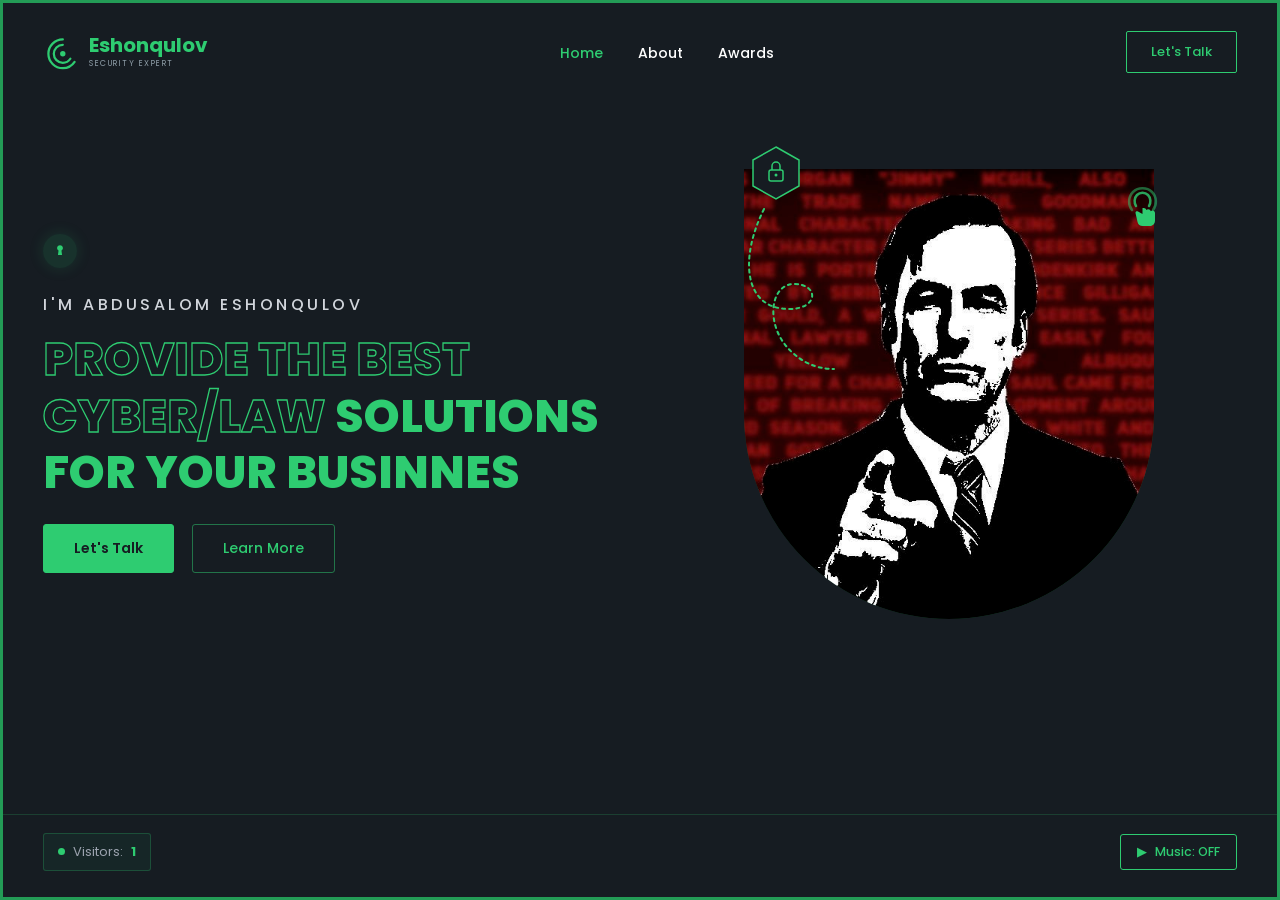
<file: index.html>
<!DOCTYPE html>
<html lang="en">
<head>
    <meta charset="UTF-8">
    <meta name="viewport" content="width=device-width, initial-scale=1.0">
    <title>eshonqulov.uz</title>
    <!-- Google Fonts: Poppins -->
    <link href="https://fonts.googleapis.com/css2?family=Poppins:wght@400;500;600;700;800&display=swap" rel="stylesheet">
    <!-- Tashqi CSS faylni ulash -->
    <link rel="stylesheet" href="style.css">
    <link rel="icon" type="image/svg+xml" href='data:image/svg+xml,<svg xmlns="http://www.w3.org/2000/svg" viewBox="0 0 24 24" fill="%232ecc71"><path d="M12 1L3 5v6c0 5.55 3.84 10.74 9 12 5.16-1.26 9-6.45 9-12V5l-9-4z"/></svg>'>
</head>
<body>

    <!-- HEADER VA NAVIGATSIYA LINKLARI -->
    <header>
        <!-- Bosh sahifaga link -->
        <a href="index.html" class="logo">
            <svg width="36" height="36" viewBox="0 0 40 40" fill="none" xmlns="http://www.w3.org/2000/svg">
                <path d="M22 6C13.1634 6 6 13.1634 6 22C6 30.8366 13.1634 38 22 38C27.5 38 32.3 35.2 35.1 31" stroke="#2ecc71" stroke-width="2.5" stroke-linecap="round"/>
                <path d="M22 12C16.4772 12 12 16.4772 12 22C12 27.5228 16.4772 32 22 32C25.5 32 28.6 30.2 30.4 27.5" stroke="#2ecc71" stroke-width="2.5" stroke-linecap="round"/>
                <circle cx="22" cy="22" r="3" fill="#2ecc71"/>
            </svg>
            <div class="logo-text-group">
                <span class="logo-title">Eshonqulov</span>
                <span class="logo-subtitle">Security Expert</span>
            </div>
        </a>

        <!-- Boshqa sahifalarga o'tish linklari -->
        <nav>
            <ul>
                <li><a target="_blank" rel="noopener noreferrer" href="index.html" class="active">Home</a></li>
                <li><a target="_blank" rel="noopener noreferrer" href="about.html">About</a></li>
                <li><a href="#">Awards</a></li>
            </ul>
        </nav>

        <!-- Aloqa sahifasiga link -->
<a href="https://t.me/f19law" target="_blank" rel="noopener noreferrer" class="btn-outline-sm">Let's Talk</a>
    </header>

    <!-- ASOSIY QISM (HERO SECTION) -->
    <main class="hero">
        <!-- Chap tarafdagi matnlar -->
        <div class="hero-left">
            <div class="badge-icon">
                <svg width="14" height="14" viewBox="0 0 24 24" fill="#2ecc71">
                    <path d="M12 2C9.24 2 7 4.24 7 7C7 8.85 8.01 10.46 9.5 11.32L8.5 19H15.5L14.5 11.32C15.99 10.46 17 8.85 17 7C17 4.24 14.76 2 12 2Z"/>
                </svg>
            </div>

            <!-- Ismingizni shu yerdan o'zgartirishingiz mumkin -->
            <p class="intro-text">I'M ABDUSALOM ESHONQULOV</p>

            <h1 class="hero-title">
                <span class="text-outline">PROVIDE THE BEST</span><br>
                <span class="text-outline">CYBER/LAW</span> <span class="text-solid-green">SOLUTIONS</span><br>
                <span class="text-solid-green">FOR YOUR Businnes</span>
            </h1>

            <!-- Tugmalar (boshqa sahifalarga linklar) -->
            <div class="hero-buttons">
       <a href="https://t.me/f19law" target="_blank" rel="noopener noreferrer" class="btn-primary">Let's Talk</a>
    <a href="https://t.me/eshonqulov33" target="_blank" rel="noopener noreferrer" class="btn-secondary">Learn More</a>
            </div>
        </div>

        <!-- O'ng tarafdagi rasm va grafik elementlar -->
        <div class="hero-right">
            <div class="image-wrapper">
                
                <!-- 1. Olti burchakli qulf ikonasi -->
                <div class="deco-lock">
                    <svg width="54" height="58" viewBox="0 0 54 58" fill="none" xmlns="http://www.w3.org/2000/svg">
                        <polygon points="27,3 50,16 50,42 27,55 4,42 4,16" stroke="#2ecc71" stroke-width="1.5" fill="#161c22"/>
                        <rect x="20" y="26" width="14" height="11" rx="2" stroke="#2ecc71" stroke-width="1.5"/>
                        <path d="M23 26V22C23 19.7909 24.7909 18 27 18C29.2091 18 31 19.7909 31 22V26" stroke="#2ecc71" stroke-width="1.5"/>
                        <circle cx="27" cy="31" r="1.5" fill="#2ecc71"/>
                    </svg>
                </div>

                <!-- 2. Nuqtali egri chiziq -->
                <div class="deco-curve">
                    <svg width="110" height="190" viewBox="0 0 110 190" fill="none" xmlns="http://www.w3.org/2000/svg">
                        <path d="M35 10 C 10 60, 15 110, 60 110 C 90 110, 90 85, 65 85 C 40 85, 35 130, 65 155 C 80 168, 95 170, 105 170" 
                              stroke="#2ecc71" stroke-width="2" stroke-dasharray="3 4" stroke-linecap="round"/>
                    </svg>
                </div>

                <!-- 3. O'ng yuqoridagi barmoq (Touch) ikonasi -->
                <div class="deco-tap">
                    <svg width="65" height="65" viewBox="0 0 65 65" fill="none" xmlns="http://www.w3.org/2000/svg">
                        <path d="M18 36C14 31 14 23 19 18C24 13 33 13 38 18C43 23 43 31 39 36" stroke="#2ecc71" stroke-width="2.5" stroke-linecap="round" opacity="0.5"/>
                        <path d="M22 32C20 29 20 24 23 21C26 18 31 18 34 21C37 24 37 29 35 32" stroke="#2ecc71" stroke-width="2.5" stroke-linecap="round" opacity="0.8"/>
                        <path d="M28.5 26V40L24 37.5C22.8 36.8 21.3 37.5 21.5 38.9L23.5 48C24 50.5 26 52 28.5 52H36C39 52 41 49.5 41 46.5V39C41 37.5 39.8 36.5 38.5 36.5C37.8 36.5 37.2 36.8 36.8 37.2C36.5 36 35.4 35.2 34.2 35.2C33.5 35.2 32.8 35.5 32.4 36C32.1 34.8 31 34 29.8 34H28.5V26Z" fill="#2ecc71"/>
                    </svg>
                </div>

                <!-- Orqa yashil doira -->
                <div class="circle-bg"></div>

                <!-- RASM UCHUN JOY -->
                <div class="profile-photo-box">
                    <img src="my3.jpeg" alt="Profile Photo" onerror="this.style.display='none'; document.getElementById('placeholder-text').style.display='block';">
                    
                    <div id="placeholder-text" class="image-placeholder-note" style="display: none;">
                        Rasm joyi<br>
                        (Koddagi <b>sizning-rasmingiz.png</b> o'rniga o'z rasmingizni qo'ying)
                    </div>
                </div>

            </div>
        </div>
    </main>

    <footer class="site-footer">
    <div class="footer-inner">
        <div class="visitor-counter">
            <span class="counter-dot"></span>
            <span>Visitors:</span>
            <strong id="visitor-count">0</strong>
        </div>

        <button type="button" id="music-toggle" class="music-btn" aria-label="Toggle Music">
            <span id="music-icon">▶</span>
            <span id="music-label">Music: OFF</span>
        </button>
    </div>
</footer>
<audio id="bg-music" src="music.mp3" loop preload="auto"></audio>

<script>
    // 1. MUSIQA BOSHQARUVI
    const music = document.getElementById('bg-music');
    const musicBtn = document.getElementById('music-toggle');
    const musicIcon = document.getElementById('music-icon');
    const musicLabel = document.getElementById('music-label');

    musicBtn.addEventListener('click', () => {
        if (music.paused) {
            music.play().then(() => {
                musicIcon.textContent = '❚❚';
                musicLabel.textContent = 'Music: ON';
                musicBtn.classList.add('playing');
            }).catch(() => {
                musicLabel.textContent = 'Check music.mp3';
            });
        } else {
            music.pause();
            musicIcon.textContent = '▶';
            musicLabel.textContent = 'Music: OFF';
            musicBtn.classList.remove('playing');
        }
    });

    // 2. TASHRIF BUYURUVCHILAR HISOBLAGICHI
    // Eslatma: Local fayl/brauzerda test qilish uchun localStorage ishlaydi.
    // Saytni hostingga qo'ygach, haqiqiy umumiy hisoblagich uchun CounterAPI yoki backend ulash mumkin.
    const counterEl = document.getElementById('visitor-count');
    let count = Number(localStorage.getItem('eshonqulov_visits') || 0) + 1;
    localStorage.setItem('eshonqulov_visits', count);
    counterEl.textContent = count.toLocaleString();
</script>
</body>
</html>
</file>
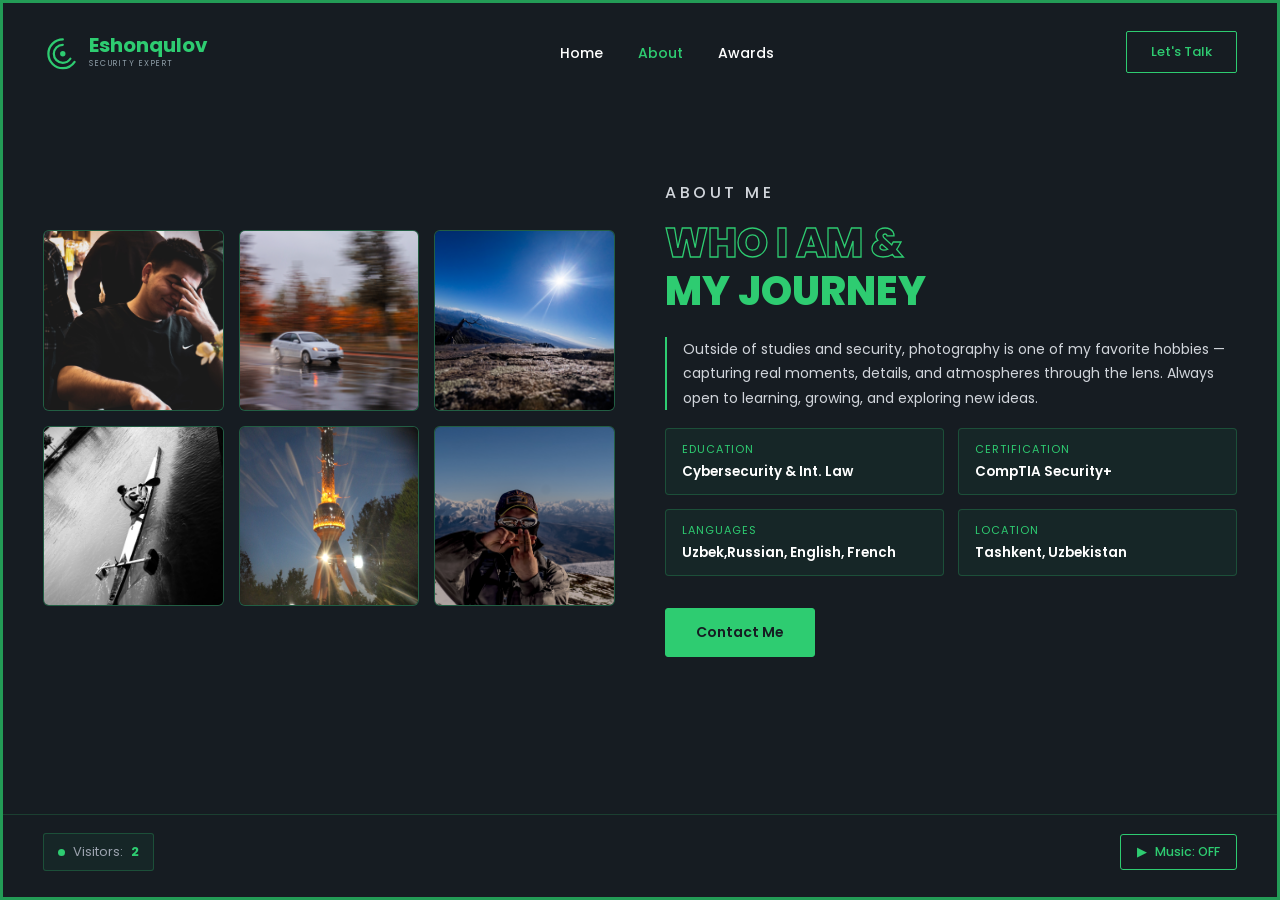
<file: about.html>
<!DOCTYPE html>
<html lang="en">
<head>
    <meta charset="UTF-8">
    <meta name="viewport" content="width=device-width, initial-scale=1.0">
    <title>About Me - Eshonqulov</title>
    <!-- Google Fonts: Poppins -->
    <link href="https://fonts.googleapis.com/css2?family=Poppins:wght@400;500;600;700;800&display=swap" rel="stylesheet">
    <!-- Tashqi CSS faylni ulash -->
    <link rel="stylesheet" href="style.css">
    <link rel="icon" type="image/svg+xml" href='data:image/svg+xml,<svg xmlns="http://www.w3.org/2000/svg" viewBox="0 0 24 24" fill="%232ecc71"><path d="M12 1L3 5v6c0 5.55 3.84 10.74 9 12 5.16-1.26 9-6.45 9-12V5l-9-4z"/></svg>'>
</head>
<body>

    <!-- HEADER VA NAVIGATSIYA LINKLARI (Bosh sahifa bilan bir xil) -->
    <header>
        <a href="index.html" class="logo">
            <svg width="36" height="36" viewBox="0 0 40 40" fill="none" xmlns="http://www.w3.org/2000/svg">
                <path d="M22 6C13.1634 6 6 13.1634 6 22C6 30.8366 13.1634 38 22 38C27.5 38 32.3 35.2 35.1 31" stroke="#2ecc71" stroke-width="2.5" stroke-linecap="round"/>
                <path d="M22 12C16.4772 12 12 16.4772 12 22C12 27.5228 16.4772 32 22 32C25.5 32 28.6 30.2 30.4 27.5" stroke="#2ecc71" stroke-width="2.5" stroke-linecap="round"/>
                <circle cx="22" cy="22" r="3" fill="#2ecc71"/>
            </svg>
            <div class="logo-text-group">
                <span class="logo-title">Eshonqulov</span>
                <span class="logo-subtitle">Security Expert</span>
            </div>
        </a>

        <nav>
            <ul>
                <li><a target="_blank" rel="noopener noreferrer" href="index.html">Home</a></li>
                <!-- About sahifasida active klassi turadi -->
                <li><a target="_blank" rel="noopener noreferrer" href="about.html" class="active">About</a></li>
                <li><a href="#">Awards</a></li>
            </ul>
        </nav>

   <a href="https://t.me/f19law" target="_blank" rel="noopener noreferrer" class="btn-outline-sm">Let's Talk</a>
    </header>

    <!-- ABOUT ASOSIY QISMI -->
    <main class="about-section">
        
        <!-- CHAP TOMON: 6 TA RASM UCHUN JOY -->
  <!-- CHAP TOMON: 6 TA RASM UCHUN JOY -->
        <div class="about-gallery">
            <div class="gallery-item">
                <img src="1111.JPG" alt="Photo 1">
                <span class="img-label">Rasm 1</span>
            </div>

            <div class="gallery-item">
                <img src="222.JPG" alt="Photo 2">
                <span class="img-label">Rasm 2</span>
            </div>

            <div class="gallery-item">
                <img src="333.jpg" alt="Photo 3">
                <span class="img-label">Rasm 3</span>
            </div>

            <div class="gallery-item">
                <img src="444.jpg" alt="Photo 4">
                <span class="img-label">Rasm 4</span>
            </div>

            <div class="gallery-item">
                <img src="555.JPG" alt="Photo 5">
                <span class="img-label">Rasm 5</span>
            </div>

            <div class="gallery-item">
                <img src="666.JPG" alt="Photo 6">
                <span class="img-label">Rasm 6</span>
            </div>
        </div>

        <!-- O'NG TOMON: MEN HAQIMDA MATN -->
        <div class="about-content">
            <p class="intro-text">ABOUT ME</p>
            
            <h1 class="about-title">
                <span class="text-outline">WHO I AM &</span><br>
                <span class="text-solid-green">MY JOURNEY</span>
            </h1>

            <!-- O'zingiz haqingizda matn yoziladigan joy -->
            <p class="about-desc">
Outside of studies and security, photography is one of my favorite hobbies — capturing 
                real moments, details, and atmospheres through the lens. Always open to learning, 
                growing, and exploring new ideas.
            </p>



            <!-- Qisqacha ma'lumotlar kartochkalari (ixtiyoriy o'zgartirish mumkin) -->
            <div class="about-highlights">
                <div class="highlight-box">
                    <span class="highlight-title">Education</span>
                    <span class="highlight-value">Cybersecurity & Int. Law</span>
                </div>
                <div class="highlight-box">
                    <span class="highlight-title">Certification</span>
                    <span class="highlight-value">CompTIA Security+</span>
                </div>
                <div class="highlight-box">
                    <span class="highlight-title">Languages</span>
                    <span class="highlight-value">Uzbek,Russian, English, French</span>
                </div>
                <div class="highlight-box">
                    <span class="highlight-title">Location</span>
                    <span class="highlight-value">Tashkent, Uzbekistan</span>
                </div>
            </div>

            <div class="hero-buttons">
                <a href="https://t.me/f19law" target="_blank" rel="noopener noreferrer" class="btn-primary">Contact Me</a>
            </div>
        </div>

    </main>
<!-- PASTKI QISM: TASHRIF BUYURUVCHILAR HISOBLAGICHI VA MUSIQA TUGMASI -->
<footer class="site-footer">
    <div class="footer-inner">
        <div class="visitor-counter">
            <span class="counter-dot"></span>
            <span>Visitors:</span>
            <strong id="visitor-count">0</strong>
        </div>

        <button type="button" id="music-toggle" class="music-btn" aria-label="Toggle Music">
            <span id="music-icon">▶</span>
            <span id="music-label">Music: OFF</span>
        </button>
    </div>
</footer>

<!-- "music.mp3" o'rniga o'z musiqa faylingiz nomini yozing -->
<audio id="bg-music" src="music.mp3" loop preload="auto"></audio>

<script>
    // 1. MUSIQA BOSHQARUVI
    const music = document.getElementById('bg-music');
    const musicBtn = document.getElementById('music-toggle');
    const musicIcon = document.getElementById('music-icon');
    const musicLabel = document.getElementById('music-label');

    musicBtn.addEventListener('click', () => {
        if (music.paused) {
            music.play().then(() => {
                musicIcon.textContent = '❚❚';
                musicLabel.textContent = 'Music: ON';
                musicBtn.classList.add('playing');
            }).catch(() => {
                musicLabel.textContent = 'Check music.mp3';
            });
        } else {
            music.pause();
            musicIcon.textContent = '▶';
            musicLabel.textContent = 'Music: OFF';
            musicBtn.classList.remove('playing');
        }
    });

    // 2. TASHRIF BUYURUVCHILAR HISOBLAGICHI
    // Eslatma: Local fayl/brauzerda test qilish uchun localStorage ishlaydi.
    // Saytni hostingga qo'ygach, haqiqiy umumiy hisoblagich uchun CounterAPI yoki backend ulash mumkin.
    const counterEl = document.getElementById('visitor-count');
    let count = Number(localStorage.getItem('eshonqulov_visits') || 0) + 1;
    localStorage.setItem('eshonqulov_visits', count);
    counterEl.textContent = count.toLocaleString();
</script>
</body>
</html>
</file>
<file: style.css>
* {
    margin: 0;
    padding: 0;
    box-sizing: border-box;
    font-family: 'Poppins', sans-serif;
}
@media (max-width: 768px) {
  header, .navbar {
    flex-wrap: wrap;
    gap: 12px;
    padding: 15px 20px;
  }

  .nav-links { /* sizdagi menyu klassi nomi */
    display: flex !important;
    order: 3;
    width: 100%;
    justify-content: center;
    gap: 18px;
    font-size: 14px;
  }
}
body {
    background-color: #161c22; /* Umumiy to'q fon */
    color: #ffffff;
    min-height: 100vh;
    border: 3px solid #239b56; /* Chetki yashil ramka */
    overflow-x: hidden;
    display: flex;
    flex-direction: column;
}

/* ================= NAVBAR ================= */
header {
    width: 100%;
    max-width: 1280px;
    margin: 0 auto;
    padding: 28px 40px;
    display: flex;
    justify-content: space-between;
    align-items: center;
}

.logo {
    display: flex;
    align-items: center;
    gap: 10px;
    text-decoration: none;
    color: #2ecc71;
}

.logo-text-group {
    display: flex;
    flex-direction: column;
}

.logo-title {
    font-size: 20px;
    font-weight: 700;
    line-height: 1;
    color: #2ecc71;
}

.logo-subtitle {
    font-size: 8px;
    letter-spacing: 1.5px;
    color: #8c9ba5;
    text-transform: uppercase;
    margin-top: 3px;
}

nav ul {
    display: flex;
    list-style: none;
    gap: 35px;
}

nav ul li a {
    text-decoration: none;
    color: #ffffff;
    font-size: 14px;
    font-weight: 500;
    transition: color 0.3s ease;
}

nav ul li a:hover,
nav ul li a.active {
    color: #2ecc71;
}

.btn-outline-sm {
    text-decoration: none;
    color: #2ecc71;
    border: 1px solid #2ecc71;
    padding: 10px 24px;
    font-size: 13px;
    font-weight: 500;
    border-radius: 2px;
    transition: all 0.3s ease;
}

.btn-outline-sm:hover {
    background-color: #2ecc71;
    color: #161c22;
}

/* ================= HERO SECTION ================= */
.hero {
    width: 100%;
    max-width: 1280px;
    margin: auto;
    padding: 20px 40px 60px;
    display: flex;
    align-items: center;
    justify-content: space-between;
    gap: 40px;
}

/* Chap taraf matnlari */
.hero-left {
    flex: 1;
    max-width: 600px;
}

.badge-icon {
    width: 34px;
    height: 34px;
    background-color: rgba(46, 204, 113, 0.12);
    border-radius: 50%;
    display: flex;
    align-items: center;
    justify-content: center;
    margin-bottom: 24px;
    box-shadow: 0 0 15px rgba(46, 204, 113, 0.15);
}

.intro-text {
    font-size: 16px;
    font-weight: 500;
    letter-spacing: 3.5px;
    color: #d1d5db;
    text-transform: uppercase;
    margin-bottom: 14px;
}

.hero-title {
    font-size: 46px;
    font-weight: 800;
    line-height: 1.22;
    text-transform: uppercase;
    margin-bottom: 24px;
}

/* Ichki bo'sh yashil chiziqli matn effekti */
.text-outline {
    color: transparent;
    -webkit-text-stroke: 1.3px #2ecc71;
    display: inline-block;
}

.text-solid-green {
    color: #2ecc71;
}

.hero-desc {
    font-size: 13.5px;
    line-height: 1.75;
    color: #9ca3af;
    border-left: 2px solid #2ecc71;
    padding-left: 16px;
    margin-bottom: 36px;
    max-width: 490px;
}

.hero-buttons {
    display: flex;
    gap: 18px;
}

.btn-primary {
    text-decoration: none;
    background-color: #2ecc71;
    color: #161c22;
    padding: 13px 30px;
    font-size: 14px;
    font-weight: 600;
    border-radius: 3px;
    border: 1px solid #2ecc71;
    transition: all 0.3s ease;
}

.btn-primary:hover {
    background-color: #27ae60;
    border-color: #27ae60;
}

.btn-secondary {
    text-decoration: none;
    background-color: transparent;
    color: #2ecc71;
    padding: 13px 30px;
    font-size: 14px;
    font-weight: 500;
    border-radius: 3px;
    border: 1px solid rgba(46, 204, 113, 0.5);
    transition: all 0.3s ease;
}

.gallery-item {
    position: relative;
    width: 100%;
    min-height: 160px;
    aspect-ratio: 1 / 1;
    border-radius: 6px;
    overflow: hidden;
    border: 1.5px solid #2ecc71;
    background-color: #1f2933;
    display: flex;
    align-items: center;
    justify-content: center;
}

.gallery-item img {
    position: relative;
    z-index: 2;
    width: 100%;
    height: 100%;
    object-fit: cover;
    display: block;
}

.img-label {
    position: absolute;
    z-index: 1;
    font-size: 13px;
    color: #9ca3af;
}
.btn-secondary:hover {
    border-color: #2ecc71;
    background-color: rgba(46, 204, 113, 0.08);
}

/* O'ng taraf rasm va bezaklar */
.hero-right {
    flex: 1;
    display: flex;
    justify-content: center;
    align-items: center;
    position: relative;
}

.image-wrapper {
    position: relative;
    width: 430px;
    height: 430px;
    display: flex;
    justify-content: center;
    align-items: flex-end;
}

/* Orqa fondagi yashil gradient doira */
.circle-bg {
    position: absolute;
    bottom: 0;
    width: 410px;
    height: 410px;
    border-radius: 50%;
    background: radial-gradient(circle at 30% 30%, #1d352d 0%, #174c34 55%, #1d6f42 100%);
    z-index: 1;
}

/* Foydalanuvchi rasmi joylashadigan konteyner */
.profile-photo-box {
    position: relative;
    z-index: 2;
    width: 410px;
    height: 450px;
    border-bottom-left-radius: 205px;
    border-bottom-right-radius: 205px;
    overflow: hidden;
    display: flex;
    justify-content: center;
    align-items: flex-end;
}

.profile-photo-box img {
    width: 100%;
    height: 100%;
    object-fit: cover;
    object-position: top center;
}

/* Agar rasm hali qo'yilmagan bo'lsa ko'rinadigan eslatma */
.image-placeholder-note {
    position: absolute;
    top: 50%;
    left: 50%;
    transform: translate(-50%, -50%);
    text-align: center;
    color: rgba(255, 255, 255, 0.6);
    font-size: 13px;
    padding: 15px;
    border: 1px dashed #2ecc71;
    border-radius: 8px;
    background: rgba(22, 28, 34, 0.7);
    pointer-events: none;
}

/* Dekorativ elementlar (Qulf, chiziq va barmoq ikonasi) */
.deco-lock {
    position: absolute;
    top: -45px;
    left: 15px;
    z-index: 3;
}

.deco-curve {
    position: absolute;
    top: 10px;
    left: -5px;
    z-index: 3;
    pointer-events: none;
}

.deco-tap {
    position: absolute;
    top: -15px;
    right: -15px;
    z-index: 3;
}

/* ================= RESPONSIVE (MOBIL UCHUN) ================= */
@media (max-width: 992px) {
    .hero {
        flex-direction: column-reverse;
        text-align: center;
        padding-top: 20px;
    }

    .hero-left {
        display: flex;
        flex-direction: column;
        align-items: center;
    }

    .hero-desc {
        border-left: none;
        padding-left: 0;
    }

    .hero-title {
        font-size: 36px;
    }

    nav ul {
        display: none;
    }

    .image-wrapper {
        width: 320px;
        height: 320px;
        margin-top: 30px;
    }

    .circle-bg {
        width: 300px;
        height: 300px;
    }

    .profile-photo-box {
        width: 300px;
        height: 330px;
    }
}





/* ================= ABOUT PAGE STYLES ================= */
.about-section {
    width: 100%;
    max-width: 1280px;
    margin: auto;
    padding: 30px 40px 60px;
    display: flex;
    align-items: center;
    justify-content: space-between;
    gap: 50px;
}

/* Chap taraf: 6 ta rasm panjarasi (3 ustun x 2 qator) */
.about-gallery {
    flex: 1;
    display: grid;
    grid-template-columns: repeat(3, 1fr);
    gap: 15px;
}

.gallery-item {
    position: relative;
    width: 100%;
    aspect-ratio: 1 / 1; /* Kvadrat shakl */
    border-radius: 6px;
    overflow: hidden;
    border: 1.5px solid rgba(46, 204, 113, 0.35);
    background-color: #1c242b;
    transition: transform 0.3s ease, border-color 0.3s ease, box-shadow 0.3s ease;
}

.gallery-item:hover {
    transform: translateY(-5px);
    border-color: #2ecc71;
    box-shadow: 0 8px 20px rgba(46, 204, 113, 0.15);
}

.gallery-item img {
    width: 100%;
    height: 100%;
    object-fit: cover;
    display: block;
}

/* Rasm qo'yilmagan holat uchun eslatma */
.img-placeholder {
    width: 100%;
    height: 100%;
    display: flex;
    align-items: center;
    justify-content: center;
    text-align: center;
    font-size: 12px;
    color: #8c9ba5;
    padding: 10px;
    border: 1px dashed rgba(46, 204, 113, 0.4);
}

/* O'ng taraf: Matnlar qismi */
.about-content {
    flex: 1;
    max-width: 580px;
}

.about-title {
    font-size: 40px;
    font-weight: 800;
    line-height: 1.2;
    text-transform: uppercase;
    margin-bottom: 22px;
}

.about-desc {
    font-size: 14px;
    line-height: 1.75;
    color: #d1d5db;
    border-left: 2px solid #2ecc71;
    padding-left: 16px;
    margin-bottom: 18px;
}

.about-desc-secondary {
    font-size: 13.5px;
    line-height: 1.75;
    color: #9ca3af;
    margin-bottom: 28px;
}

/* Qisqa ma'lumotlar katakchalari */
.about-highlights {
    display: grid;
    grid-template-columns: repeat(2, 1fr);
    gap: 14px;
    margin-bottom: 32px;
}

.highlight-box {
    background-color: rgba(46, 204, 113, 0.06);
    border: 1px solid rgba(46, 204, 113, 0.25);
    padding: 12px 16px;
    border-radius: 4px;
    display: flex;
    flex-direction: column;
}

.highlight-title {
    font-size: 11px;
    text-transform: uppercase;
    letter-spacing: 1px;
    color: #2ecc71;
    margin-bottom: 4px;
}

.highlight-value {
    font-size: 13.5px;
    font-weight: 600;
    color: #ffffff;
}

/* Mobil qurilmalar uchun moslashuv */
@media (max-width: 992px) {
    .about-section {
        flex-direction: column;
        padding-top: 20px;
    }

    .about-gallery {
        width: 100%;
        grid-template-columns: repeat(2, 1fr); /* Telefonda 2 ustun bo'ladi */
    }

    .about-title {
        font-size: 32px;
    }

    .about-highlights {
        grid-template-columns: 1fr;
    }
}
/* ================= ABOUT PAGE STYLES ================= */
.about-section {
    width: 100%;
    max-width: 1280px;
    margin: auto;
    padding: 30px 40px 60px;
    display: flex;
    align-items: center;
    justify-content: space-between;
    gap: 50px;
}

/* Chap taraf: 6 ta rasm panjarasi (3 ustun x 2 qator) */
.about-gallery {
    flex: 1;
    display: grid;
    grid-template-columns: repeat(3, 1fr);
    gap: 15px;
}

.gallery-item {
    position: relative;
    width: 100%;
    aspect-ratio: 1 / 1; /* Kvadrat shakl */
    border-radius: 6px;
    overflow: hidden;
    border: 1.5px solid rgba(46, 204, 113, 0.35);
    background-color: #1c242b;
    transition: transform 0.3s ease, border-color 0.3s ease, box-shadow 0.3s ease;
}

.gallery-item:hover {
    transform: translateY(-5px);
    border-color: #2ecc71;
    box-shadow: 0 8px 20px rgba(46, 204, 113, 0.15);
}

.gallery-item img {
    width: 100%;
    height: 100%;
    object-fit: cover;
    display: block;
}

/* Rasm qo'yilmagan holat uchun eslatma */
.img-placeholder {
    width: 100%;
    height: 100%;
    display: flex;
    align-items: center;
    justify-content: center;
    text-align: center;
    font-size: 12px;
    color: #8c9ba5;
    padding: 10px;
    border: 1px dashed rgba(46, 204, 113, 0.4);
}

/* O'ng taraf: Matnlar qismi */
.about-content {
    flex: 1;
    max-width: 580px;
}

.about-title {
    font-size: 40px;
    font-weight: 800;
    line-height: 1.2;
    text-transform: uppercase;
    margin-bottom: 22px;
}

.about-desc {
    font-size: 14px;
    line-height: 1.75;
    color: #d1d5db;
    border-left: 2px solid #2ecc71;
    padding-left: 16px;
    margin-bottom: 18px;
}

.about-desc-secondary {
    font-size: 13.5px;
    line-height: 1.75;
    color: #9ca3af;
    margin-bottom: 28px;
}

/* Qisqa ma'lumotlar katakchalari */
.about-highlights {
    display: grid;
    grid-template-columns: repeat(2, 1fr);
    gap: 14px;
    margin-bottom: 32px;
}

.highlight-box {
    background-color: rgba(46, 204, 113, 0.06);
    border: 1px solid rgba(46, 204, 113, 0.25);
    padding: 12px 16px;
    border-radius: 4px;
    display: flex;
    flex-direction: column;
}

.highlight-title {
    font-size: 11px;
    text-transform: uppercase;
    letter-spacing: 1px;
    color: #2ecc71;
    margin-bottom: 4px;
}

.highlight-value {
    font-size: 13.5px;
    font-weight: 600;
    color: #ffffff;
}

/* Mobil qurilmalar uchun moslashuv */
@media (max-width: 992px) {
    .about-section {
        flex-direction: column;
        padding-top: 20px;
    }

    .about-gallery {
        width: 100%;
        grid-template-columns: repeat(2, 1fr); /* Telefonda 2 ustun bo'ladi */
    }

    .about-title {
        font-size: 32px;
    }

    .about-highlights {
        grid-template-columns: 1fr;
    }
}
/* ================= FOOTER: VISITOR COUNTER & MUSIC ================= */
.site-footer {
    width: 100%;
    max-width: 1280px;
    margin: auto auto 0;
    padding: 18px 40px 26px;
    border-top: 1px solid rgba(46, 204, 113, 0.2);
}

.footer-inner {
    display: flex;
    justify-content: space-between;
    align-items: center;
    gap: 16px;
    flex-wrap: wrap;
}

.visitor-counter {
    display: inline-flex;
    align-items: center;
    gap: 8px;
    font-size: 13px;
    color: #9ca3af;
    background: rgba(46, 204, 113, 0.06);
    border: 1px solid rgba(46, 204, 113, 0.25);
    padding: 8px 14px;
    border-radius: 3px;
}

.visitor-counter strong {
    color: #2ecc71;
    font-weight: 700;
}

.counter-dot {
    width: 7px;
    height: 7px;
    border-radius: 50%;
    background-color: #2ecc71;
}

.music-btn {
    display: inline-flex;
    align-items: center;
    gap: 8px;
    background: transparent;
    color: #2ecc71;
    border: 1px solid #2ecc71;
    padding: 8px 16px;
    font-size: 12.5px;
    font-weight: 500;
    border-radius: 3px;
    cursor: pointer;
    transition: all 0.25s ease;
}

.music-btn:hover,
.music-btn.playing {
    background-color: #2ecc71;
    color: #161c22;
}
</file>
